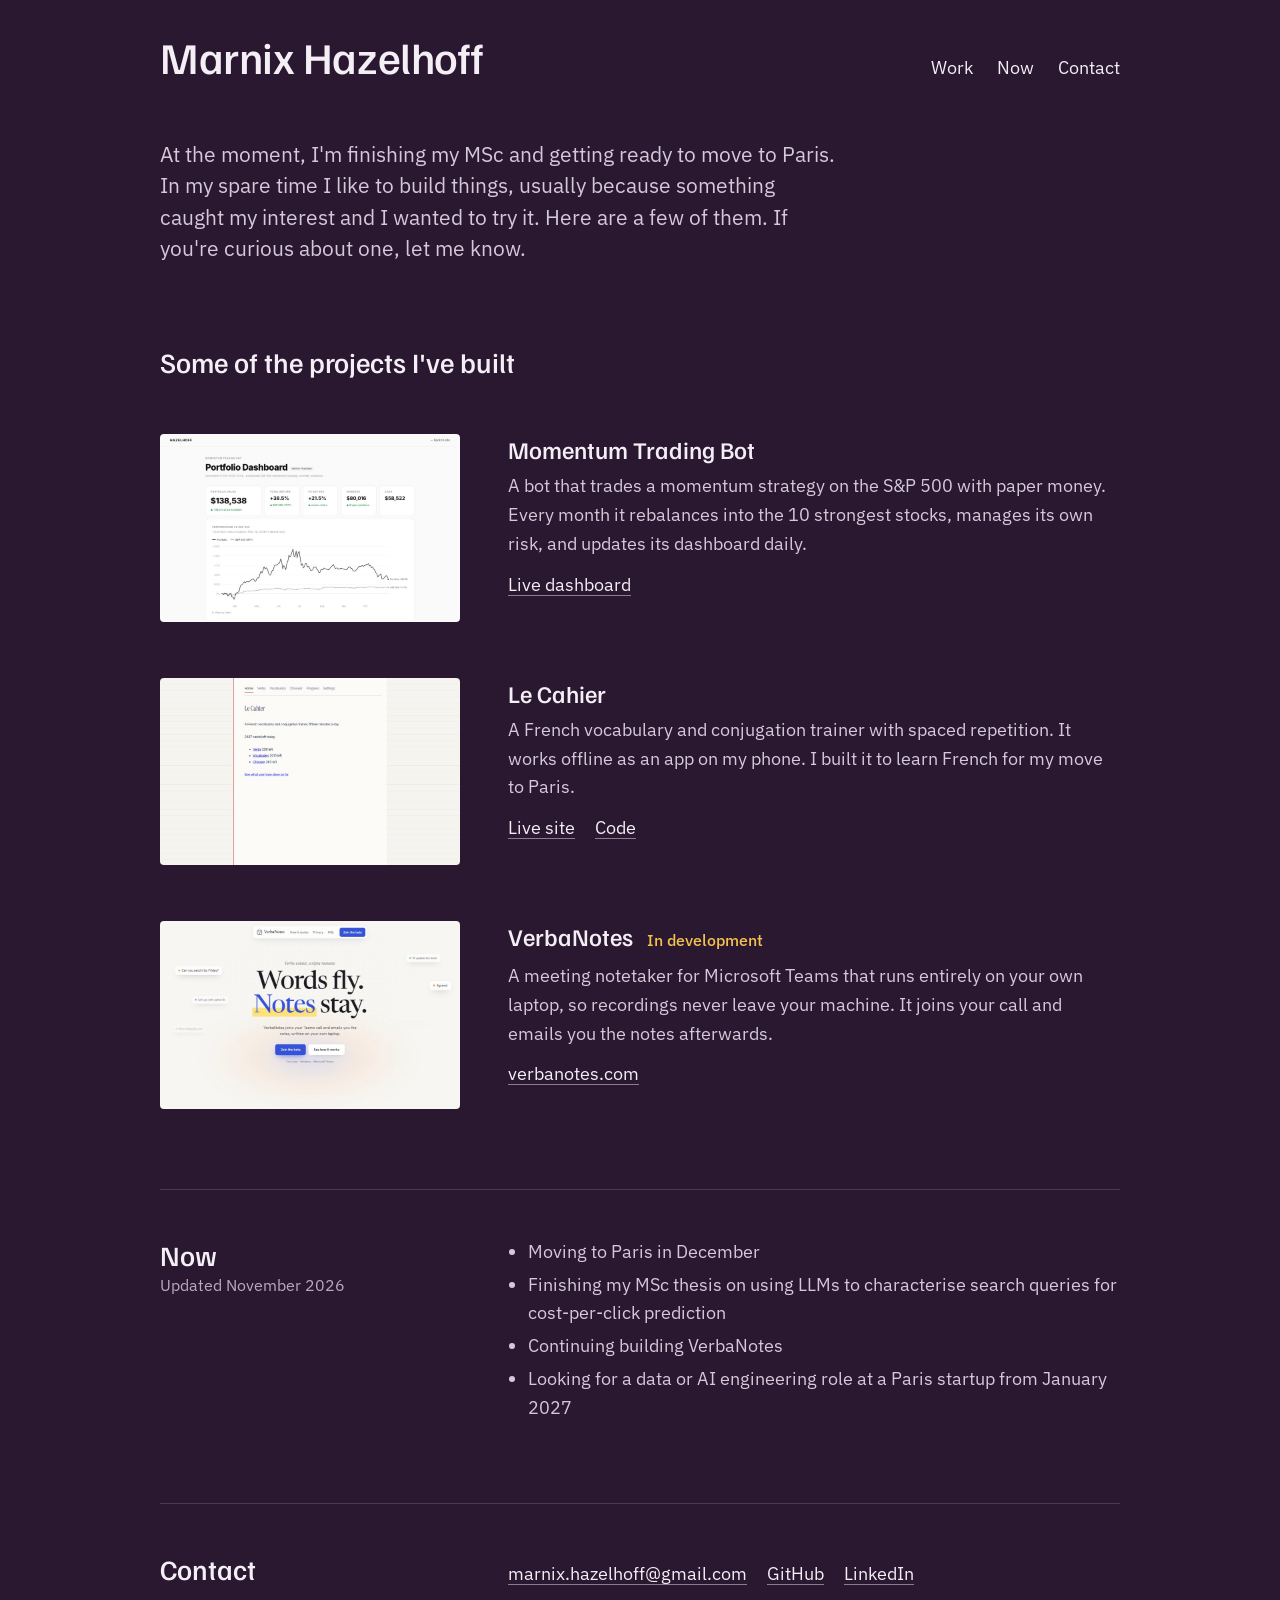
<file: index.html>
<!DOCTYPE html>
<html lang="en">
<head>
  <meta charset="UTF-8" />
  <meta name="viewport" content="width=device-width, initial-scale=1.0" />
  <title>Marnix Hazelhoff</title>
  <meta name="description" content="Personal site of Marnix Hazelhoff, with some of the projects I've built." />
  <link rel="preconnect" href="https://fonts.googleapis.com" />
  <link rel="preconnect" href="https://fonts.gstatic.com" crossorigin />
  <link rel="stylesheet" href="https://fonts.googleapis.com/css2?family=Familjen+Grotesk:wght@500&family=IBM+Plex+Sans:wght@400;500&display=swap" />
  <link rel="stylesheet" href="styles.css" />
</head>
<body id="top">
<div class="page">

  <!-- HEADER -->
  <div class="intro">
    <header class="masthead">
      <h1><a class="logo" href="#top">Marnix Hazelhoff</a></h1>
      <nav aria-label="Main">
        <a href="#work">Work</a>
        <a href="#now">Now</a>
        <a href="#contact">Contact</a>
      </nav>
    </header>
    <p class="lead">At the moment, I'm finishing my MSc and getting ready to move to Paris. In my spare time I like to build things, usually because something caught my interest and I wanted to try it. Here are a few of them. If you're curious about one, let me know.</p>
  </div>

  <!-- PROJECTS -->
  <main id="work" class="work">
    <h2>Some of the projects I've built</h2>

    <article class="row">
      <a class="shot" href="/tradingbot/">
        <img src="images/tradingbot.jpg" width="900" height="563" alt="The trading bot's live dashboard, with its return plotted against the S&amp;P 500" />
      </a>
      <div class="project">
        <h3>Momentum Trading Bot</h3>
        <p>A bot that trades a momentum strategy on the S&amp;P 500 with paper money. Every month it rebalances into the 10 strongest stocks, manages its own risk, and updates its dashboard daily.</p>
        <p class="links"><a href="/tradingbot/">Live dashboard</a></p>
      </div>
    </article>

    <article class="row">
      <a class="shot" href="https://marnixhazelhoff-art.github.io/le-cahier/">
        <img src="images/le-cahier.jpg" width="900" height="563" alt="The Le Cahier home screen, showing how many cards are left today" />
      </a>
      <div class="project">
        <h3>Le Cahier</h3>
        <p>A French vocabulary and conjugation trainer with spaced repetition. It works offline as an app on my phone. I built it to learn French for my move to Paris.</p>
        <p class="links">
          <a href="https://marnixhazelhoff-art.github.io/le-cahier/">Live site</a>
          <a href="https://github.com/marnixhazelhoff-art/le-cahier">Code</a>
        </p>
      </div>
    </article>

    <article class="row">
      <a class="shot" href="https://www.verbanotes.com/">
        <img src="images/verbanotes.jpg" width="900" height="563" alt="The VerbaNotes website, headed Words fly. Notes stay." />
      </a>
      <div class="project">
        <div class="title-line">
          <h3>VerbaNotes</h3>
          <span class="status">In development</span>
        </div>
        <p>A meeting notetaker for Microsoft Teams that runs entirely on your own laptop, so recordings never leave your machine. It joins your call and emails you the notes afterwards.</p>
        <p class="links"><a href="https://www.verbanotes.com/">verbanotes.com</a></p>
      </div>
    </article>
  </main>

  <!-- NOW -->
  <section id="now" class="row row--ruled">
    <div class="side">
      <h2>Now</h2>
      <span class="updated">Updated November 2026</span>
    </div>
    <ul class="project">
      <li>Moving to Paris in December</li>
      <li>Finishing my MSc thesis on using LLMs to characterise search queries for cost-per-click prediction</li>
      <li>Continuing building VerbaNotes</li>
      <li>Looking for a data or AI engineering role at a Paris startup from January 2027</li>
    </ul>
  </section>

  <!-- CONTACT -->
  <section id="contact" class="row row--ruled">
    <h2 class="side">Contact</h2>
    <p class="project links">
      <a href="mailto:marnix.hazelhoff@gmail.com">marnix.hazelhoff@gmail.com</a>
      <a href="https://github.com/marnixhazelhoff-art">GitHub</a>
      <a href="https://www.linkedin.com/in/marnix-hazelhoff-0892911ba/">LinkedIn</a>
    </p>
  </section>

</div>
</body>
</html>
</file>
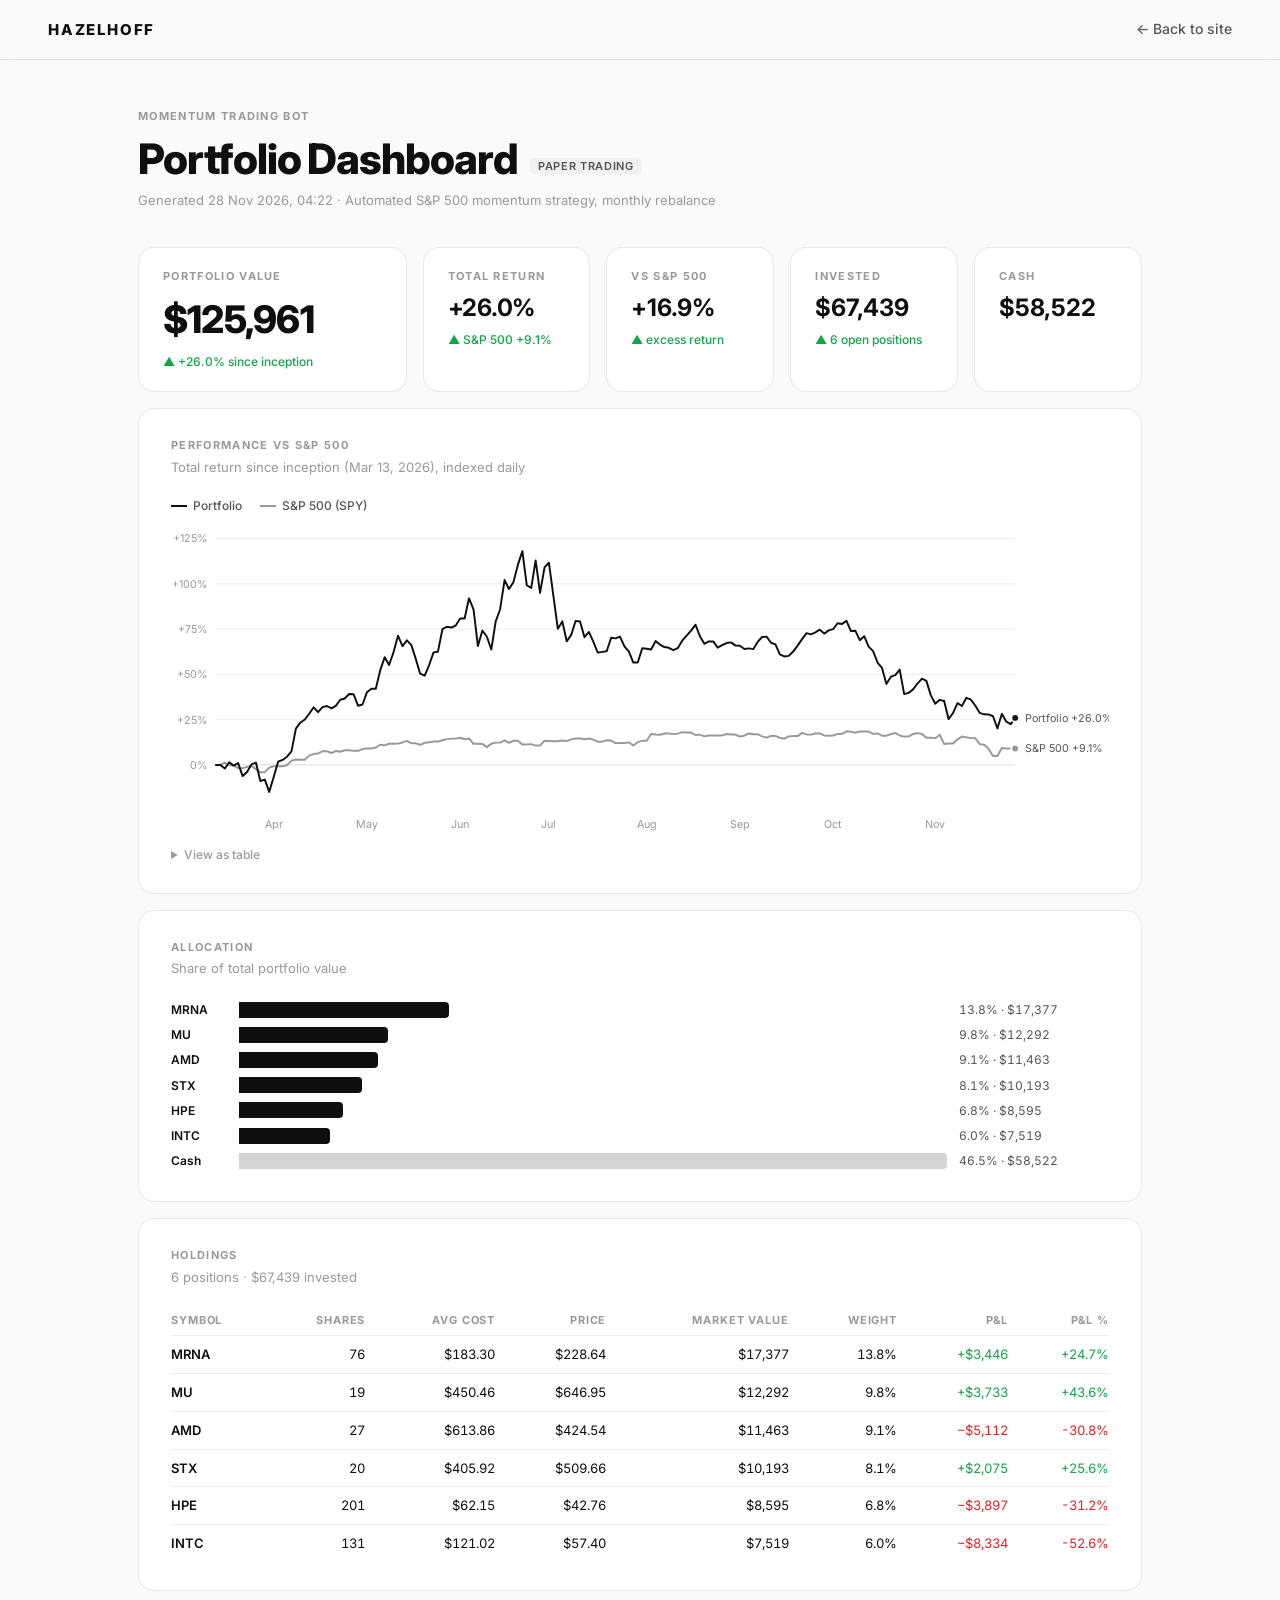
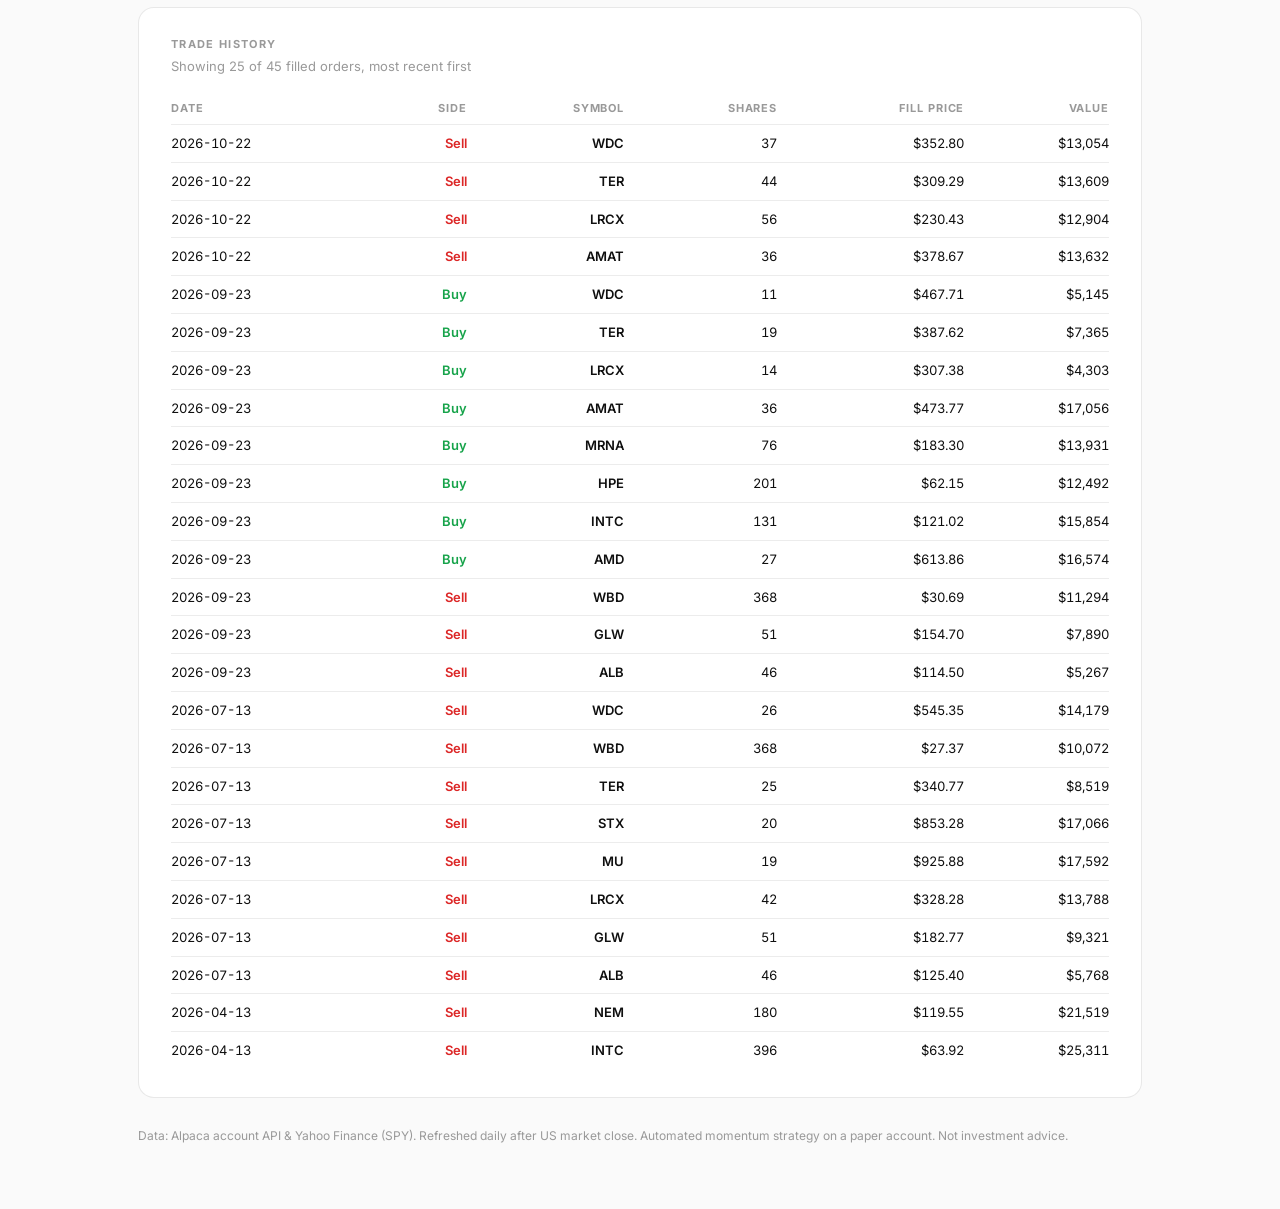
<file: tradingbot/index.html>
<!DOCTYPE html>
<html lang="en">
<head>
<meta charset="UTF-8">
<meta name="viewport" content="width=device-width, initial-scale=1">
<title>Portfolio Dashboard · HAZELHOFF</title>
<style>
  @import url('https://fonts.googleapis.com/css2?family=Inter:wght@400;500;600;700;800;900&display=swap');
  :root {
    --text-primary:   #0f0f0f;
    --text-secondary: #555;
    --text-tertiary:  #999;
    --bg-page:        #fafafa;
    --bg-card:        #fff;
    --bg-tag:         #f0f0f0;
    --border:         rgba(0, 0, 0, 0.09);
    --border-strong:  rgba(0, 0, 0, 0.15);
    --grid:           #ececec;
    --series-1:       #0f0f0f;   /* portfolio */
    --series-bm:      #999;      /* benchmark (de-emphasis) */
    --up:             #16a34a;
    --down:           #dc2626;
    --radius-sm: 8px;
    --radius-md: 12px;
    --radius-lg: 16px;
  }
  * { margin: 0; padding: 0; box-sizing: border-box; }
  body {
    font-family: 'Inter', ui-sans-serif, system-ui, sans-serif;
    background: var(--bg-page); color: var(--text-primary);
    font-size: 14px; line-height: 1.6;
    -webkit-font-smoothing: antialiased;
  }
  a { color: inherit; text-decoration: none; }

  /* --- Nav (matches the personal site) --- */
  nav {
    position: sticky; top: 0; z-index: 100;
    display: flex; justify-content: space-between; align-items: center;
    padding: 0 48px; height: 60px;
    background: rgba(250, 250, 250, 0.85);
    backdrop-filter: blur(12px); -webkit-backdrop-filter: blur(12px);
    border-bottom: 1px solid var(--border);
  }
  .nav-logo { font-size: 15px; font-weight: 800; letter-spacing: 0.12em; }
  .nav-back { font-size: 14px; font-weight: 500; color: var(--text-secondary); transition: color 0.15s; }
  .nav-back:hover { color: var(--text-primary); }

  .wrap { max-width: 1100px; margin: 0 auto; padding: 48px 48px 64px; }

  .page-eyebrow {
    display: block; font-size: 11px; font-weight: 700;
    letter-spacing: 0.12em; text-transform: uppercase;
    color: var(--text-tertiary); margin-bottom: 10px;
  }
  h1 {
    font-size: clamp(30px, 4vw, 42px); font-weight: 800;
    letter-spacing: -0.025em; line-height: 1.1;
  }
  .page-meta { color: var(--text-tertiary); font-size: 13px; margin: 8px 0 36px; }
  .badge {
    display: inline-block; font-size: 11px; font-weight: 600;
    letter-spacing: 0.06em; text-transform: uppercase;
    background: var(--bg-tag); border-radius: 4px; padding: 2px 8px;
    color: var(--text-secondary); vertical-align: 4px; margin-left: 12px;
  }

  .card {
    background: var(--bg-card); border: 1px solid var(--border);
    border-radius: var(--radius-lg); padding: 28px 32px; margin-bottom: 16px;
    transition: border-color 0.2s;
  }
  .card-label {
    display: block; font-size: 11px; font-weight: 700;
    letter-spacing: 0.12em; text-transform: uppercase;
    color: var(--text-tertiary); margin-bottom: 2px;
  }
  .sub { font-size: 13px; color: var(--text-tertiary); margin-bottom: 18px; }

  /* --- Stat tiles --- */
  .tiles { display: grid; grid-template-columns: 1.6fr 1fr 1fr 1fr 1fr; gap: 16px; margin-bottom: 16px; }
  .tile {
    background: var(--bg-card); border: 1px solid var(--border);
    border-radius: var(--radius-lg); padding: 20px 24px;
  }
  .tile .label {
    font-size: 11px; font-weight: 700; letter-spacing: 0.12em;
    text-transform: uppercase; color: var(--text-tertiary);
  }
  .tile .value { font-size: 24px; font-weight: 700; letter-spacing: -0.01em; margin-top: 4px; }
  .tile.hero .value { font-size: 38px; font-weight: 800; letter-spacing: -0.02em; }
  .tile .delta { font-size: 12px; font-weight: 500; margin-top: 2px; }
  .delta.up   { color: var(--up); }
  .delta.down { color: var(--down); }
  @media (max-width: 860px) {
    .tiles { grid-template-columns: 1fr 1fr; }
    .tile.hero { grid-column: span 2; }
    nav, .wrap { padding-left: 24px; padding-right: 24px; }
  }

  /* --- Chart --- */
  .legend { display: flex; gap: 18px; font-size: 12px; font-weight: 500; color: var(--text-secondary); margin-bottom: 8px; }
  .legend .key { display: inline-block; width: 16px; height: 0; border-top: 2px solid; vertical-align: 3px; margin-right: 6px; }
  .chartbox { position: relative; }
  .chartbox svg { display: block; width: 100%; height: auto; }
  .tooltip {
    position: absolute; pointer-events: none; background: var(--bg-card);
    border: 1px solid var(--border); border-radius: var(--radius-sm);
    box-shadow: 0 4px 24px rgba(0,0,0,0.08); padding: 8px 12px;
    font-size: 12px; display: none; min-width: 150px; z-index: 5;
  }
  .tooltip .t-date { color: var(--text-tertiary); margin-bottom: 4px; }
  .tooltip .t-row { display: flex; align-items: center; gap: 7px; margin-top: 2px; }
  .tooltip .t-key { width: 12px; border-top: 2px solid; }
  .tooltip .t-val { font-weight: 600; }
  .tooltip .t-name { color: var(--text-secondary); }
  details.tablev { margin-top: 10px; font-size: 12px; }
  details.tablev summary { color: var(--text-tertiary); cursor: pointer; font-weight: 500; }
  details.tablev .scroll { max-height: 240px; overflow-y: auto; margin-top: 8px; }

  /* --- Allocation bars --- */
  .alloc-row { display: grid; grid-template-columns: 56px 1fr 150px; align-items: center; gap: 12px; padding: 3px 0; }
  .alloc-sym { font-size: 12px; font-weight: 600; }
  .alloc-track { position: relative; height: 16px; }
  .alloc-bar { height: 16px; border-radius: 0 4px 4px 0; background: var(--series-1); }
  .alloc-bar.cash { background: #d4d4d4; }
  .alloc-val { font-size: 12px; color: var(--text-secondary); font-variant-numeric: tabular-nums; white-space: nowrap; }

  /* --- Tables --- */
  table { width: 100%; border-collapse: collapse; font-size: 13px; }
  th {
    text-align: right; font-size: 11px; font-weight: 700; color: var(--text-tertiary);
    text-transform: uppercase; letter-spacing: 0.08em; padding: 6px 10px;
    border-bottom: 1px solid var(--grid);
  }
  th:first-child, td:first-child { text-align: left; padding-left: 0; }
  th:last-child, td:last-child { padding-right: 0; }
  td { text-align: right; padding: 8px 10px; border-bottom: 1px solid var(--grid); font-variant-numeric: tabular-nums; }
  tr:last-child td { border-bottom: none; }
  td.sym { font-weight: 600; }
  .pos { color: var(--up); }
  .neg { color: var(--down); }
  .side-buy  { color: var(--up); font-weight: 600; }
  .side-sell { color: var(--down); font-weight: 600; }
  .page-footer { color: var(--text-tertiary); font-size: 12px; margin-top: 28px; }
  .overflow { overflow-x: auto; }
</style>
</head>
<body>

<nav>
  <a class="nav-logo" href="/">HAZELHOFF</a>
  <a class="nav-back" href="/">&larr; Back to site</a>
</nav>

<div class="wrap">
  <span class="page-eyebrow">Momentum Trading Bot</span>
  <h1>Portfolio Dashboard<span class="badge" id="badge"></span></h1>
  <div class="page-meta">Generated <span id="generated"></span> · Automated S&amp;P 500 momentum strategy, monthly rebalance</div>

  <div class="tiles" id="tiles"></div>

  <div class="card">
    <span class="card-label">Performance vs S&amp;P 500</span>
    <div class="sub">Total return since inception (<span id="inception"></span>), indexed daily</div>
    <div class="legend">
      <span><span class="key" style="border-color:var(--series-1)"></span>Portfolio</span>
      <span><span class="key" style="border-color:var(--series-bm)"></span>S&amp;P 500 (SPY)</span>
    </div>
    <div class="chartbox" id="chartbox">
      <svg id="chart" viewBox="0 0 960 320" preserveAspectRatio="xMidYMid meet"
           role="img" aria-label="Line chart of portfolio return versus S&P 500 since inception"></svg>
      <div class="tooltip" id="tooltip"></div>
    </div>
    <details class="tablev">
      <summary>View as table</summary>
      <div class="scroll overflow"><table id="histtable"></table></div>
    </details>
  </div>

  <div class="card">
    <span class="card-label">Allocation</span>
    <div class="sub">Share of total portfolio value</div>
    <div id="alloc"></div>
  </div>

  <div class="card">
    <span class="card-label">Holdings</span>
    <div class="sub" id="holdings-sub"></div>
    <div class="overflow"><table id="holdings"></table></div>
  </div>

  <div class="card">
    <span class="card-label">Trade history</span>
    <div class="sub" id="trades-sub"></div>
    <div class="overflow"><table id="trades"></table></div>
  </div>

  <div class="page-footer">Data: Alpaca account API &amp; Yahoo Finance (SPY). Refreshed daily after US market close.
  Automated momentum strategy on a paper account. Not investment advice.</div>
</div>

<script>
window.onerror = (msg, src, line, col) => {
  const d = document.createElement("div");
  d.style.cssText = "background:#fdecec;color:#8c1c1c;padding:8px 12px;font:12px monospace;margin-bottom:12px;border-radius:6px";
  d.textContent = "Dashboard script error: " + msg + " (line " + line + ":" + col + ")";
  document.body.prepend(d);
};
const DATA = {"generated": "28 Nov 2026, 04:22", "inception": "Mar 13, 2026", "account": {"equity": 125960.66, "cash": 58522.03, "invested": 67438.63, "positions": 6}, "returns": {"portfolio": 25.96, "spy": 9.06, "excess": 16.9}, "history": {"dates": ["2026-03-13", "2026-03-14", "2026-03-17", "2026-03-18", "2026-03-19", "2026-03-20", "2026-03-21", "2026-03-24", "2026-03-25", "2026-03-26", "2026-03-27", "2026-03-28", "2026-03-31", "2026-04-01", "2026-04-02", "2026-04-03", "2026-04-07", "2026-04-08", "2026-04-09", "2026-04-10", "2026-04-11", "2026-04-14", "2026-04-15", "2026-04-16", "2026-04-17", "2026-04-18", "2026-04-21", "2026-04-22", "2026-04-23", "2026-04-24", "2026-04-25", "2026-04-28", "2026-04-29", "2026-04-30", "2026-05-01", "2026-05-02", "2026-05-05", "2026-05-06", "2026-05-07", "2026-05-08", "2026-05-09", "2026-05-12", "2026-05-13", "2026-05-14", "2026-05-15", "2026-05-16", "2026-05-19", "2026-05-20", "2026-05-21", "2026-05-22", "2026-05-23", "2026-05-27", "2026-05-28", "2026-05-29", "2026-05-30", "2026-06-02", "2026-06-03", "2026-06-04", "2026-06-05", "2026-06-06", "2026-06-09", "2026-06-10", "2026-06-11", "2026-06-12", "2026-06-13", "2026-06-16", "2026-06-17", "2026-06-18", "2026-06-19", "2026-06-23", "2026-06-24", "2026-06-25", "2026-06-26", "2026-06-27", "2026-06-30", "2026-07-01", "2026-07-02", "2026-07-03", "2026-07-07", "2026-07-08", "2026-07-09", "2026-07-10", "2026-07-11", "2026-07-14", "2026-07-15", "2026-07-16", "2026-07-17", "2026-07-18", "2026-07-21", "2026-07-22", "2026-07-23", "2026-07-24", "2026-07-25", "2026-07-28", "2026-07-29", "2026-07-30", "2026-07-31", "2026-08-01", "2026-08-04", "2026-08-05", "2026-08-06", "2026-08-07", "2026-08-08", "2026-08-11", "2026-08-12", "2026-08-13", "2026-08-14", "2026-08-15", "2026-08-18", "2026-08-19", "2026-08-20", "2026-08-21", "2026-08-22", "2026-08-25", "2026-08-26", "2026-08-27", "2026-08-28", "2026-08-29", "2026-09-01", "2026-09-02", "2026-09-03", "2026-09-04", "2026-09-05", "2026-09-09", "2026-09-10", "2026-09-11", "2026-09-12", "2026-09-15", "2026-09-16", "2026-09-17", "2026-09-18", "2026-09-19", "2026-09-22", "2026-09-23", "2026-09-24", "2026-09-25", "2026-09-26", "2026-09-29", "2026-09-30", "2026-10-01", "2026-10-02", "2026-10-03", "2026-10-06", "2026-10-07", "2026-10-08", "2026-10-09", "2026-10-10", "2026-10-13", "2026-10-14", "2026-10-15", "2026-10-16", "2026-10-17", "2026-10-20", "2026-10-21", "2026-10-22", "2026-10-23", "2026-10-24", "2026-10-27", "2026-10-28", "2026-10-29", "2026-10-30", "2026-10-31", "2026-11-03", "2026-11-04", "2026-11-05", "2026-11-06", "2026-11-07", "2026-11-10", "2026-11-11", "2026-11-12", "2026-11-13", "2026-11-14", "2026-11-17", "2026-11-18", "2026-11-19", "2026-11-20", "2026-11-21", "2026-11-24", "2026-11-25", "2026-11-26", "2026-11-28"], "portfolio": [0.0, 0.0, -1.98, 1.47, -0.37, 1.04, -6.15, -3.88, 0.32, 1.27, -8.91, -8.08, -14.91, -6.66, 1.76, 2.76, 4.5, 7.48, 20.04, 23.31, 25.06, 28.27, 31.75, 29.13, 31.88, 32.52, 31.2, 32.63, 35.99, 36.67, 39.19, 39.01, 32.68, 33.34, 40.06, 42.06, 42.06, 52.15, 59.53, 55.21, 62.35, 71.4, 65.53, 68.79, 66.13, 58.52, 50.38, 49.32, 55.05, 62.16, 62.55, 74.94, 76.32, 75.85, 77.02, 80.81, 80.81, 92.01, 85.96, 65.71, 74.2, 70.89, 63.7, 79.29, 85.87, 102.09, 97.18, 100.97, 110.47, 118.07, 99.24, 97.78, 112.96, 95.01, 109.09, 111.64, 93.21, 75.18, 79.25, 68.26, 71.83, 79.46, 79.24, 70.52, 73.44, 67.99, 61.99, 62.41, 62.73, 70.24, 69.86, 70.84, 65.44, 62.54, 56.56, 56.56, 64.42, 64.14, 63.73, 68.34, 66.46, 65.09, 64.69, 63.32, 64.47, 68.65, 71.44, 74.19, 77.43, 71.05, 66.89, 68.2, 68.21, 64.73, 66.1, 67.3, 67.65, 65.9, 65.78, 64.01, 64.37, 63.96, 67.95, 70.61, 70.87, 67.46, 66.57, 61.02, 59.9, 60.24, 62.59, 65.9, 69.48, 72.77, 72.11, 73.2, 74.66, 72.52, 74.31, 75.0, 78.26, 77.86, 79.51, 73.9, 74.13, 68.91, 71.04, 65.32, 62.84, 56.54, 53.57, 44.6, 48.7, 49.59, 52.63, 39.1, 39.75, 41.69, 44.96, 47.7, 46.4, 38.39, 33.77, 35.93, 35.31, 25.31, 28.67, 34.08, 32.55, 37.09, 36.08, 32.79, 28.77, 27.95, 27.87, 26.87, 20.18, 28.2, 23.83, 22.48, 25.96], "spy": [0.0, 0.0, 1.28, -0.13, -0.38, -1.8, -1.8, -1.11, -0.56, -2.33, -4.0, -4.0, -1.54, -0.79, -0.7, -0.7, -0.19, 2.35, 2.94, 2.87, 2.87, 5.14, 5.97, 6.23, 7.52, 7.52, 6.6, 7.68, 7.26, 8.09, 8.09, 7.75, 7.74, 8.81, 9.11, 9.11, 9.58, 11.1, 10.76, 11.68, 11.68, 11.76, 12.39, 13.28, 11.91, 11.91, 11.09, 12.23, 12.45, 12.89, 12.89, 13.62, 14.25, 14.53, 14.53, 15.0, 14.19, 14.63, 11.67, 11.67, 11.59, 9.83, 11.7, 12.3, 12.3, 13.6, 12.18, 13.35, 13.35, 11.35, 11.3, 11.46, 10.66, 10.66, 13.35, 13.2, 13.05, 13.05, 13.5, 13.15, 14.1, 14.6, 14.6, 14.12, 14.58, 13.95, 12.83, 12.83, 13.58, 13.45, 12.05, 12.16, 12.16, 12.46, 10.73, 12.58, 13.39, 13.39, 17.08, 16.85, 16.66, 17.38, 17.38, 16.97, 17.26, 18.08, 17.84, 17.84, 16.49, 16.74, 15.76, 16.23, 16.23, 16.26, 16.29, 17.05, 16.78, 16.78, 15.63, 16.15, 17.36, 16.91, 16.91, 15.73, 15.03, 16.01, 16.01, 14.97, 14.46, 15.76, 15.91, 15.91, 17.69, 16.84, 16.74, 17.38, 17.38, 16.29, 16.05, 16.26, 17.12, 17.12, 18.55, 18.27, 17.77, 18.48, 18.48, 18.39, 17.11, 17.44, 16.14, 16.14, 17.03, 17.64, 16.25, 15.65, 15.65, 17.12, 17.52, 17.07, 15.0, 15.0, 14.79, 16.69, 11.54, 11.89, 11.89, 14.12, 15.62, 15.21, 14.79, 14.79, 11.46, 11.11, 8.93, 4.97, 4.97, 9.38, 9.06, 9.06, 9.06], "equity": [100000.0, 100000.0, 98023.47, 101469.39, 99632.99, 101036.57, 93847.29, 96124.99, 100318.43, 101273.43, 91086.67, 91920.55, 85093.23, 93342.73, 101762.37, 102760.29, 104504.33, 107477.39, 120038.39, 123306.83, 125056.35, 128267.98, 131745.0, 129131.74, 131879.76, 132520.64, 131195.72, 132632.7, 135986.34, 136669.08, 139193.4, 139006.28, 132678.48, 133343.92, 140056.0, 142056.96, 142056.96, 152147.14, 159528.62, 155211.22, 162349.62, 171399.66, 165534.36, 168788.94, 166128.62, 158520.12, 150382.26, 149320.4, 155053.9, 162155.32, 162545.56, 174942.44, 176323.72, 175846.1, 177015.72, 180808.6, 180808.6, 192008.78, 185964.1, 165710.78, 174200.24, 170886.18, 163701.14, 179293.86, 185873.1, 202090.26, 197179.12, 200972.72, 210469.24, 218066.84, 199236.42, 197782.74, 212963.6, 195006.5, 209090.7, 211638.42, 193209.96, 175183.86, 179247.0, 168258.44, 171826.18, 179457.24, 179238.62, 170515.97, 173440.54, 167993.54, 161988.26, 162414.61, 162732.37, 170237.2, 169861.79, 170835.03, 165436.09, 162542.08, 156560.56, 156560.56, 164415.82, 164142.7, 163725.47, 168344.21, 166460.93, 165088.75, 164693.07, 163318.53, 164474.7, 168645.72, 171437.76, 174193.73, 177427.59, 171045.3, 166891.32, 168195.72, 168210.51, 164731.81, 166099.45, 167302.59, 167653.34, 165900.2, 165776.0, 164011.67, 164369.32, 163957.06, 167953.01, 170610.83, 170874.05, 167463.53, 166566.31, 161017.38, 159902.17, 160240.23, 162594.42, 165904.63, 169482.13, 172770.45, 172108.79, 173202.71, 174656.26, 172518.6, 174307.41, 174998.11, 178264.48, 177859.03, 179514.44, 173901.7, 174125.79, 168908.07, 171044.32, 165319.34, 162839.73, 156544.22, 153572.0, 144595.65, 148698.26, 149593.67, 152628.01, 139097.94, 139749.81, 141685.13, 144964.14, 147695.13, 146399.7, 138391.66, 133768.46, 135928.42, 135308.0, 125314.71, 128665.8, 134083.35, 132554.23, 137087.62, 136080.25, 132793.21, 128766.63, 127946.24, 127873.53, 126868.21, 120177.04, 128199.31, 123833.8, 122479.42, 125960.66]}, "positions": [{"symbol": "MRNA", "qty": 76, "avg_entry": 183.3, "price": 228.64, "value": 17376.64, "weight": 0.13795291323497352, "pnl": 3445.84, "pnl_pct": 0.24735}, {"symbol": "MU", "qty": 19, "avg_entry": 450.461842, "price": 646.95, "value": 12292.05, "weight": 0.09758642103018512, "pnl": 3733.275002, "pnl_pct": 0.43619}, {"symbol": "AMD", "qty": 27, "avg_entry": 613.86, "price": 424.54, "value": 11462.58, "weight": 0.09100126976152713, "pnl": -5111.64, "pnl_pct": -0.30841}, {"symbol": "STX", "qty": 20, "avg_entry": 405.92175, "price": 509.66, "value": 10193.2, "weight": 0.08092367886925966, "pnl": 2074.765, "pnl_pct": 0.25556}, {"symbol": "HPE", "qty": 201, "avg_entry": 62.15, "price": 42.76, "value": 8594.76, "weight": 0.06823368502514991, "pnl": -3897.39, "pnl_pct": -0.31199}, {"symbol": "INTC", "qty": 131, "avg_entry": 121.02, "price": 57.4, "value": 7519.4, "weight": 0.05969641632554164, "pnl": -8334.22, "pnl_pct": -0.5257}], "trades": [{"date": "2026-10-22", "side": "sell", "symbol": "WDC", "qty": 37, "price": 352.8, "value": 13053.55}, {"date": "2026-10-22", "side": "sell", "symbol": "TER", "qty": 44, "price": 309.29, "value": 13608.78}, {"date": "2026-10-22", "side": "sell", "symbol": "LRCX", "qty": 56, "price": 230.43, "value": 12904.08}, {"date": "2026-10-22", "side": "sell", "symbol": "AMAT", "qty": 36, "price": 378.67, "value": 13631.96}, {"date": "2026-09-23", "side": "buy", "symbol": "WDC", "qty": 11, "price": 467.71, "value": 5144.81}, {"date": "2026-09-23", "side": "buy", "symbol": "TER", "qty": 19, "price": 387.62, "value": 7364.78}, {"date": "2026-09-23", "side": "buy", "symbol": "LRCX", "qty": 14, "price": 307.38, "value": 4303.32}, {"date": "2026-09-23", "side": "buy", "symbol": "AMAT", "qty": 36, "price": 473.77, "value": 17055.87}, {"date": "2026-09-23", "side": "buy", "symbol": "MRNA", "qty": 76, "price": 183.3, "value": 13930.8}, {"date": "2026-09-23", "side": "buy", "symbol": "HPE", "qty": 201, "price": 62.15, "value": 12492.15}, {"date": "2026-09-23", "side": "buy", "symbol": "INTC", "qty": 131, "price": 121.02, "value": 15853.62}, {"date": "2026-09-23", "side": "buy", "symbol": "AMD", "qty": 27, "price": 613.86, "value": 16574.22}, {"date": "2026-09-23", "side": "sell", "symbol": "WBD", "qty": 368, "price": 30.69, "value": 11293.92}, {"date": "2026-09-23", "side": "sell", "symbol": "GLW", "qty": 51, "price": 154.7, "value": 7889.7}, {"date": "2026-09-23", "side": "sell", "symbol": "ALB", "qty": 46, "price": 114.5, "value": 5267.0}, {"date": "2026-07-13", "side": "sell", "symbol": "WDC", "qty": 26, "price": 545.35, "value": 14179.1}, {"date": "2026-07-13", "side": "sell", "symbol": "WBD", "qty": 368, "price": 27.37, "value": 10072.16}, {"date": "2026-07-13", "side": "sell", "symbol": "TER", "qty": 25, "price": 340.77, "value": 8519.25}, {"date": "2026-07-13", "side": "sell", "symbol": "STX", "qty": 20, "price": 853.28, "value": 17065.6}, {"date": "2026-07-13", "side": "sell", "symbol": "MU", "qty": 19, "price": 925.88, "value": 17591.72}, {"date": "2026-07-13", "side": "sell", "symbol": "LRCX", "qty": 42, "price": 328.28, "value": 13787.76}, {"date": "2026-07-13", "side": "sell", "symbol": "GLW", "qty": 51, "price": 182.77, "value": 9321.27}, {"date": "2026-07-13", "side": "sell", "symbol": "ALB", "qty": 46, "price": 125.4, "value": 5768.4}, {"date": "2026-04-13", "side": "sell", "symbol": "NEM", "qty": 180, "price": 119.55, "value": 21519.22}, {"date": "2026-04-13", "side": "sell", "symbol": "INTC", "qty": 396, "price": 63.92, "value": 25310.99}, {"date": "2026-03-16", "side": "buy", "symbol": "NEM", "qty": 90, "price": 109.87, "value": 9888.21}, {"date": "2026-03-16", "side": "buy", "symbol": "INTC", "qty": 198, "price": 48.91, "value": 9684.18}, {"date": "2026-03-16", "side": "buy", "symbol": "WBD", "qty": 368, "price": 27.24, "value": 10024.32}, {"date": "2026-03-16", "side": "buy", "symbol": "WDC", "qty": 26, "price": 288.19, "value": 7492.94}, {"date": "2026-03-16", "side": "buy", "symbol": "LRCX", "qty": 42, "price": 219.79, "value": 9231.12}, {"date": "2026-03-16", "side": "buy", "symbol": "TER", "qty": 25, "price": 298.91, "value": 7472.72}, {"date": "2026-03-16", "side": "buy", "symbol": "MU", "qty": 19, "price": 449.52, "value": 8540.79}, {"date": "2026-03-16", "side": "buy", "symbol": "STX", "qty": 20, "price": 404.95, "value": 8099.05}, {"date": "2026-03-16", "side": "buy", "symbol": "ALB", "qty": 46, "price": 162.68, "value": 7483.41}, {"date": "2026-03-16", "side": "buy", "symbol": "GLW", "qty": 51, "price": 134.75, "value": 6872.39}, {"date": "2026-03-16", "side": "buy", "symbol": "TER", "qty": 25, "price": 297.99, "value": 7449.75}, {"date": "2026-03-16", "side": "buy", "symbol": "STX", "qty": 20, "price": 406.89, "value": 8137.82}, {"date": "2026-03-16", "side": "buy", "symbol": "LRCX", "qty": 42, "price": 219.28, "value": 9209.68}, {"date": "2026-03-16", "side": "buy", "symbol": "NEM", "qty": 90, "price": 109.56, "value": 9860.5}, {"date": "2026-03-16", "side": "buy", "symbol": "WBD", "qty": 368, "price": 27.23, "value": 10018.81}, {"date": "2026-03-16", "side": "buy", "symbol": "INTC", "qty": 198, "price": 48.78, "value": 9658.49}, {"date": "2026-03-16", "side": "buy", "symbol": "WDC", "qty": 26, "price": 288.66, "value": 7505.07}, {"date": "2026-03-16", "side": "buy", "symbol": "GLW", "qty": 51, "price": 134.69, "value": 6868.95}, {"date": "2026-03-16", "side": "buy", "symbol": "MU", "qty": 19, "price": 451.41, "value": 8576.76}, {"date": "2026-03-16", "side": "buy", "symbol": "ALB", "qty": 46, "price": 162.68, "value": 7483.29}], "paper": true};

const fmt$ = n => "$" + n.toLocaleString("en-US", {minimumFractionDigits: 0, maximumFractionDigits: 0});
const fmt$2 = n => "$" + n.toLocaleString("en-US", {minimumFractionDigits: 2, maximumFractionDigits: 2});
const fmtPct = (n, dp=1) => (n >= 0 ? "+" : "") + n.toFixed(dp) + "%";
const el = (tag, cls, text) => {
  const e = document.createElement(tag);
  if (cls) e.className = cls;
  if (text !== undefined) e.textContent = text;
  return e;
};

/* ---------- Header & tiles ---------- */
document.getElementById("badge").textContent = DATA.paper ? "Paper trading" : "Live";
document.getElementById("generated").textContent = DATA.generated;
document.getElementById("inception").textContent = DATA.inception;

const tiles = document.getElementById("tiles");
function tile(label, value, delta, deltaUp, hero) {
  const t = el("div", "tile" + (hero ? " hero" : ""));
  t.appendChild(el("div", "label", label));
  t.appendChild(el("div", "value", value));
  if (delta !== undefined) {
    const d = el("div", "delta " + (deltaUp ? "up" : "down"),
                 (deltaUp ? "▲ " : "▼ ") + delta);
    t.appendChild(d);
  }
  tiles.appendChild(t);
}
const R = DATA.returns, A = DATA.account;
tile("Portfolio value", fmt$(A.equity), fmtPct(R.portfolio) + " since inception", R.portfolio >= 0, true);
tile("Total return", fmtPct(R.portfolio), "S&P 500 " + fmtPct(R.spy), R.portfolio >= 0);
tile("vs S&P 500", fmtPct(R.excess, 1), "excess return", R.excess >= 0);
tile("Invested", fmt$(A.invested), A.positions + " open positions", true);
tile("Cash", fmt$(A.cash), undefined, true);

/* ---------- Line chart ---------- */
(function chart() {
  const H = DATA.history, n = H.dates.length;
  const W = 960, HT = 320, m = {t: 14, r: 96, b: 30, l: 46};
  const iw = W - m.l - m.r, ih = HT - m.t - m.b;
  const all = H.portfolio.concat(H.spy);
  let lo = Math.min(0, ...all), hi = Math.max(0, ...all);
  const span = hi - lo || 1;
  lo -= span * 0.06; hi += span * 0.06;
  const step = [1, 2, 5, 10, 20, 25, 50, 100].find(s => (hi - lo) / s <= 7) || 100;
  const x = i => m.l + (i / (n - 1)) * iw;
  const y = v => m.t + (1 - (v - lo) / (hi - lo)) * ih;
  const svg = document.getElementById("chart");
  const NS = "http://www.w3.org/2000/svg";
  const add = (tag, attrs, parent) => {
    const e = document.createElementNS(NS, tag);
    for (const k in attrs) e.setAttribute(k, attrs[k]);
    (parent || svg).appendChild(e);
    return e;
  };

  // Gridlines + y ticks
  for (let v = Math.ceil(lo / step) * step; v <= hi; v += step) {
    add("line", {x1: m.l, x2: W - m.r, y1: y(v), y2: y(v),
                 stroke: v === 0 ? "var(--border-strong)" : "var(--grid)", "stroke-width": 1});
    add("text", {x: m.l - 8, y: y(v) + 4, "text-anchor": "end", "font-size": 11,
                 fill: "var(--text-tertiary)", "font-variant-numeric": "tabular-nums"})
      .textContent = (v > 0 ? "+" : "") + v + "%";
  }
  // X ticks: first trading day of each month
  let prevMonth = null;
  H.dates.forEach((d, i) => {
    const mo = d.slice(0, 7);
    if (mo !== prevMonth) {
      prevMonth = mo;
      if (i > 0 || n < 40) {
        add("text", {x: x(i), y: HT - 8, "text-anchor": "middle", "font-size": 11,
                     fill: "var(--text-tertiary)"})
          .textContent = new Date(d + "T00:00:00").toLocaleString("en-US", {month: "short"});
      }
    }
  });

  const path = arr => arr.map((v, i) => (i ? "L" : "M") + x(i).toFixed(1) + " " + y(v).toFixed(1)).join(" ");
  add("path", {d: path(H.spy), fill: "none", stroke: "var(--series-bm)",
               "stroke-width": 2, "stroke-linejoin": "round", "stroke-linecap": "round"});
  add("path", {d: path(H.portfolio), fill: "none", stroke: "var(--series-1)",
               "stroke-width": 2, "stroke-linejoin": "round", "stroke-linecap": "round"});

  // End markers (2px surface ring) + direct end labels, with collision nudge
  const ends = [
    {v: H.portfolio[n-1], color: "var(--series-1)", label: "Portfolio " + fmtPct(H.portfolio[n-1])},
    {v: H.spy[n-1],       color: "var(--series-bm)", label: "S&P 500 " + fmtPct(H.spy[n-1])},
  ];
  let y0 = y(ends[0].v), y1 = y(ends[1].v);
  if (Math.abs(y0 - y1) < 16) {
    const mid = (y0 + y1) / 2, dir = y0 <= y1 ? 1 : -1;
    y0 = mid - 8 * dir; y1 = mid + 8 * dir;
  }
  ends[0].ly = y0; ends[1].ly = y1;
  for (const e of ends) {
    add("circle", {cx: x(n-1), cy: y(e.v), r: 4, fill: e.color,
                   stroke: "var(--bg-card)", "stroke-width": 2});
    add("text", {x: x(n-1) + 10, y: e.ly + 4, "font-size": 11, fill: "var(--text-secondary)"})
      .textContent = e.label;
  }

  // Crosshair + tooltip (pointer and keyboard)
  const cross = add("line", {y1: m.t, y2: HT - m.b, stroke: "var(--border-strong)",
                             "stroke-width": 1, visibility: "hidden"});
  const dotP = add("circle", {r: 4, fill: "var(--series-1)", stroke: "var(--bg-card)",
                              "stroke-width": 2, visibility: "hidden"});
  const dotS = add("circle", {r: 4, fill: "var(--series-bm)", stroke: "var(--bg-card)",
                              "stroke-width": 2, visibility: "hidden"});
  const tip = document.getElementById("tooltip");
  const box = document.getElementById("chartbox");

  function show(i) {
    const px = x(i);
    cross.setAttribute("x1", px); cross.setAttribute("x2", px);
    cross.setAttribute("visibility", "visible");
    dotP.setAttribute("cx", px); dotP.setAttribute("cy", y(H.portfolio[i]));
    dotS.setAttribute("cx", px); dotS.setAttribute("cy", y(H.spy[i]));
    dotP.setAttribute("visibility", "visible");
    dotS.setAttribute("visibility", "visible");

    tip.replaceChildren();
    tip.appendChild(el("div", "t-date",
      new Date(H.dates[i] + "T00:00:00").toLocaleDateString("en-US",
        {month: "short", day: "numeric", year: "numeric"})));
    const row = (color, name, val, extra) => {
      const r = el("div", "t-row");
      const k = el("span", "t-key"); k.style.borderColor = color; r.appendChild(k);
      r.appendChild(el("span", "t-val", val));
      r.appendChild(el("span", "t-name", name + (extra ? " · " + extra : "")));
      tip.appendChild(r);
    };
    row("var(--series-1)", "Portfolio", fmtPct(H.portfolio[i]), fmt$(H.equity[i]));
    row("var(--series-bm)", "S&P 500", fmtPct(H.spy[i]));
    tip.style.display = "block";
    const rect = box.getBoundingClientRect(), sc = rect.width / W;
    let left = px * sc + 14;
    if (left + tip.offsetWidth > rect.width - 8) left = px * sc - tip.offsetWidth - 14;
    tip.style.left = left + "px";
    tip.style.top = Math.min(y(Math.max(H.portfolio[i], H.spy[i])) * sc, rect.height - tip.offsetHeight - 8) + "px";
  }
  function hide() {
    tip.style.display = "none";
    for (const e of [cross, dotP, dotS]) e.setAttribute("visibility", "hidden");
  }

  let focusIdx = n - 1;
  const overlay = add("rect", {x: m.l, y: m.t, width: iw, height: ih,
                               fill: "transparent", tabindex: 0});
  overlay.addEventListener("pointermove", ev => {
    const rect = svg.getBoundingClientRect();
    const vx = (ev.clientX - rect.left) * (W / rect.width);
    focusIdx = Math.max(0, Math.min(n - 1, Math.round((vx - m.l) / iw * (n - 1))));
    show(focusIdx);
  });
  overlay.addEventListener("pointerleave", hide);
  overlay.addEventListener("focus", () => show(focusIdx));
  overlay.addEventListener("blur", hide);
  overlay.addEventListener("keydown", ev => {
    if (ev.key === "ArrowLeft")  { focusIdx = Math.max(0, focusIdx - 1); show(focusIdx); ev.preventDefault(); }
    if (ev.key === "ArrowRight") { focusIdx = Math.min(n - 1, focusIdx + 1); show(focusIdx); ev.preventDefault(); }
    if (ev.key === "Escape") hide();
  });

  // Table view (accessible alternative to the chart)
  const ht = document.getElementById("histtable");
  const thead = el("tr");
  for (const h of ["Date", "Portfolio", "S&P 500", "Equity"]) thead.appendChild(el("th", null, h));
  ht.appendChild(thead);
  for (let i = n - 1; i >= 0; i--) {
    const tr = el("tr");
    tr.appendChild(el("td", null, H.dates[i]));
    tr.appendChild(el("td", null, fmtPct(H.portfolio[i], 2)));
    tr.appendChild(el("td", null, fmtPct(H.spy[i], 2)));
    tr.appendChild(el("td", null, fmt$(H.equity[i])));
    ht.appendChild(tr);
  }
})();

/* ---------- Allocation ---------- */
(function alloc() {
  const box = document.getElementById("alloc");
  const rows = DATA.positions.map(p => ({
    sym: p.symbol, w: p.weight, v: p.value, cash: false,
    detail: p.qty + " shares × " + fmt$2(p.price),
  }));
  rows.push({sym: "Cash", w: DATA.account.cash / DATA.account.equity,
             v: DATA.account.cash, cash: true, detail: "uninvested"});
  const maxW = Math.max(...rows.map(r => r.w));
  for (const r of rows) {
    const row = el("div", "alloc-row");
    row.appendChild(el("div", "alloc-sym", r.sym));
    const track = el("div", "alloc-track");
    const bar = el("div", "alloc-bar" + (r.cash ? " cash" : ""));
    bar.style.width = (r.w / maxW * 100) + "%";
    bar.title = r.sym + ": " + r.detail;
    track.appendChild(bar);
    row.appendChild(track);
    row.appendChild(el("div", "alloc-val", (r.w * 100).toFixed(1) + "% · " + fmt$(r.v)));
    box.appendChild(row);
  }
})();

/* ---------- Holdings ---------- */
(function holdings() {
  const t = document.getElementById("holdings");
  document.getElementById("holdings-sub").textContent =
    DATA.positions.length + " positions · " + fmt$(DATA.account.invested) + " invested";
  const head = el("tr");
  for (const h of ["Symbol", "Shares", "Avg cost", "Price", "Market value", "Weight", "P&L", "P&L %"])
    head.appendChild(el("th", null, h));
  t.appendChild(head);
  for (const p of DATA.positions) {
    const tr = el("tr");
    tr.appendChild(el("td", "sym", p.symbol));
    tr.appendChild(el("td", null, String(p.qty)));
    tr.appendChild(el("td", null, fmt$2(p.avg_entry)));
    tr.appendChild(el("td", null, fmt$2(p.price)));
    tr.appendChild(el("td", null, fmt$(p.value)));
    tr.appendChild(el("td", null, (p.weight * 100).toFixed(1) + "%"));
    const up = p.pnl >= 0;
    tr.appendChild(el("td", up ? "pos" : "neg", (up ? "+" : "−") + fmt$(Math.abs(p.pnl))));
    tr.appendChild(el("td", up ? "pos" : "neg", fmtPct(p.pnl_pct * 100)));
    t.appendChild(tr);
  }
})();

/* ---------- Trades ---------- */
(function trades() {
  const t = document.getElementById("trades");
  const LIMIT = 25;
  const shown = DATA.trades.slice(0, LIMIT);
  document.getElementById("trades-sub").textContent =
    "Showing " + shown.length + " of " + DATA.trades.length + " filled orders, most recent first";
  const head = el("tr");
  for (const h of ["Date", "Side", "Symbol", "Shares", "Fill price", "Value"])
    head.appendChild(el("th", null, h));
  t.appendChild(head);
  for (const o of shown) {
    const tr = el("tr");
    tr.appendChild(el("td", null, o.date));
    tr.appendChild(el("td", o.side === "buy" ? "side-buy" : "side-sell",
                      o.side === "buy" ? "Buy" : "Sell"));
    tr.appendChild(el("td", "sym", o.symbol));
    tr.appendChild(el("td", null, String(o.qty)));
    tr.appendChild(el("td", null, fmt$2(o.price)));
    tr.appendChild(el("td", null, fmt$(o.value)));
    t.appendChild(tr);
  }
})();
</script>
</body>
</html>
</file>
<file: styles.css>
:root {
  color-scheme: dark;
  --ground: #2a1730;
  --text: #f4eef5;
  --text-soft: #d5c9d9;
  --text-faint: #b9aabe;
  --link-line: #8f7a96;
  --rule: #4d3953;
  --yellow: #f2c14e;
  --heading: 'Familjen Grotesk', 'Helvetica Neue', Arial, sans-serif;
  --body: 'IBM Plex Sans', 'Helvetica Neue', Arial, sans-serif;
}

*, *::before, *::after {
  box-sizing: border-box;
  margin: 0;
  padding: 0;
}

@media (prefers-reduced-motion: no-preference) {
  html { scroll-behavior: smooth; }
}

body {
  font-family: var(--body);
  font-size: 1.125rem;
  line-height: 1.6;
  color: var(--text);
  background: var(--ground);
  -webkit-text-size-adjust: 100%;
}

.page {
  max-width: calc(60rem + 2 * clamp(1.25rem, 5vw, 4rem));
  margin: 0 auto;
  padding: 2rem clamp(1.25rem, 5vw, 4rem) 4.5rem;
  display: flex;
  flex-direction: column;
  gap: 5rem;
}

section[id], main[id] { scroll-margin-top: 2rem; }

/* ── LINKS ── */
a {
  color: var(--text);
  text-decoration-color: var(--link-line);
  text-decoration-thickness: 1px;
  text-underline-offset: 4px;
}

a:hover {
  color: var(--yellow);
  text-decoration-color: var(--yellow);
}

a:focus-visible {
  outline: 2px solid var(--yellow);
  outline-offset: 4px;
}

/* ── HEADINGS ── */
h1, h2, h3 {
  font-family: var(--heading);
  font-weight: 500;
}

h1 {
  font-size: clamp(2.125rem, 4.4vw, 2.75rem);
  line-height: 1.15;
  letter-spacing: -0.01em;
}

h2 {
  font-size: 1.75rem;
  line-height: 1.2;
}

h3 {
  font-size: 1.5rem;
  line-height: 1.25;
}

/* ── HEADER ── */
.intro {
  display: flex;
  flex-direction: column;
  gap: 3.5rem;
}

.masthead {
  display: flex;
  flex-wrap: wrap;
  justify-content: space-between;
  align-items: baseline;
  gap: 0.5rem 2rem;
}

.logo,
.masthead nav a { text-decoration: none; }

.masthead nav {
  display: flex;
  flex-wrap: wrap;
  gap: 0.25rem 1.5rem;
}

.lead {
  max-width: 42.5rem;
  font-size: 1.3125rem;
  line-height: 1.5;
  color: var(--text-soft);
}

/* ── ROWS: photo or heading on the left, text on the right ── */
.work {
  display: flex;
  flex-direction: column;
  gap: 3.5rem;
}

.row {
  display: flex;
  flex-wrap: wrap;
  align-items: flex-start;
  gap: 1.25rem 3rem;
}

.row--ruled {
  padding-top: 3rem;
  border-top: 1px solid var(--rule);
}

.shot,
.side { flex: 0 1 18.75rem; min-width: 0; }

.project {
  flex: 1 1 23.75rem;
  min-width: 0;
  display: flex;
  flex-direction: column;
  gap: 0.5rem;
  color: var(--text-soft);
}

.project h3 { color: var(--text); }

.title-line {
  display: flex;
  flex-wrap: wrap;
  align-items: baseline;
  gap: 0.125rem 0.875rem;
}

.status {
  font-size: 1rem;
  font-weight: 500;
  color: var(--yellow);
}

.links {
  flex-direction: row;
  display: flex;
  flex-wrap: wrap;
  gap: 0.25rem 1.25rem;
  margin-top: 0.25rem;
  overflow-wrap: anywhere;
}

/* ── PHOTOS ── */
.shot {
  display: block;
  overflow: hidden;
  border-radius: 4px;
  aspect-ratio: 16 / 10;
}

.shot img {
  display: block;
  width: 100%;
  height: 100%;
  object-fit: cover;
  object-position: top;
}

@keyframes breathe {
  0%, 100% { transform: scale(1.03); }
  50% { transform: scale(1.06); }
}

@media (prefers-reduced-motion: no-preference) {
  .shot img { transition: transform 0.7s ease-out; }

  .shot:focus-visible img {
    transform: scale(1.03);
    animation: breathe 3.2s ease-in-out 0.7s infinite;
  }
}

@media (prefers-reduced-motion: no-preference) and (hover: hover) {
  .shot:hover img {
    transform: scale(1.03);
    animation: breathe 3.2s ease-in-out 0.7s infinite;
  }
}

/* ── NOW ── */
.side {
  display: flex;
  flex-direction: column;
  gap: 0.125rem;
}

.updated {
  font-size: 1rem;
  color: var(--text-faint);
}

ul.project {
  gap: 0.25rem;
  padding-left: 1.25rem;
}

/* ── CONTACT ── */
#contact { align-items: baseline; }
#contact .links { margin-top: 0; }
</file>
